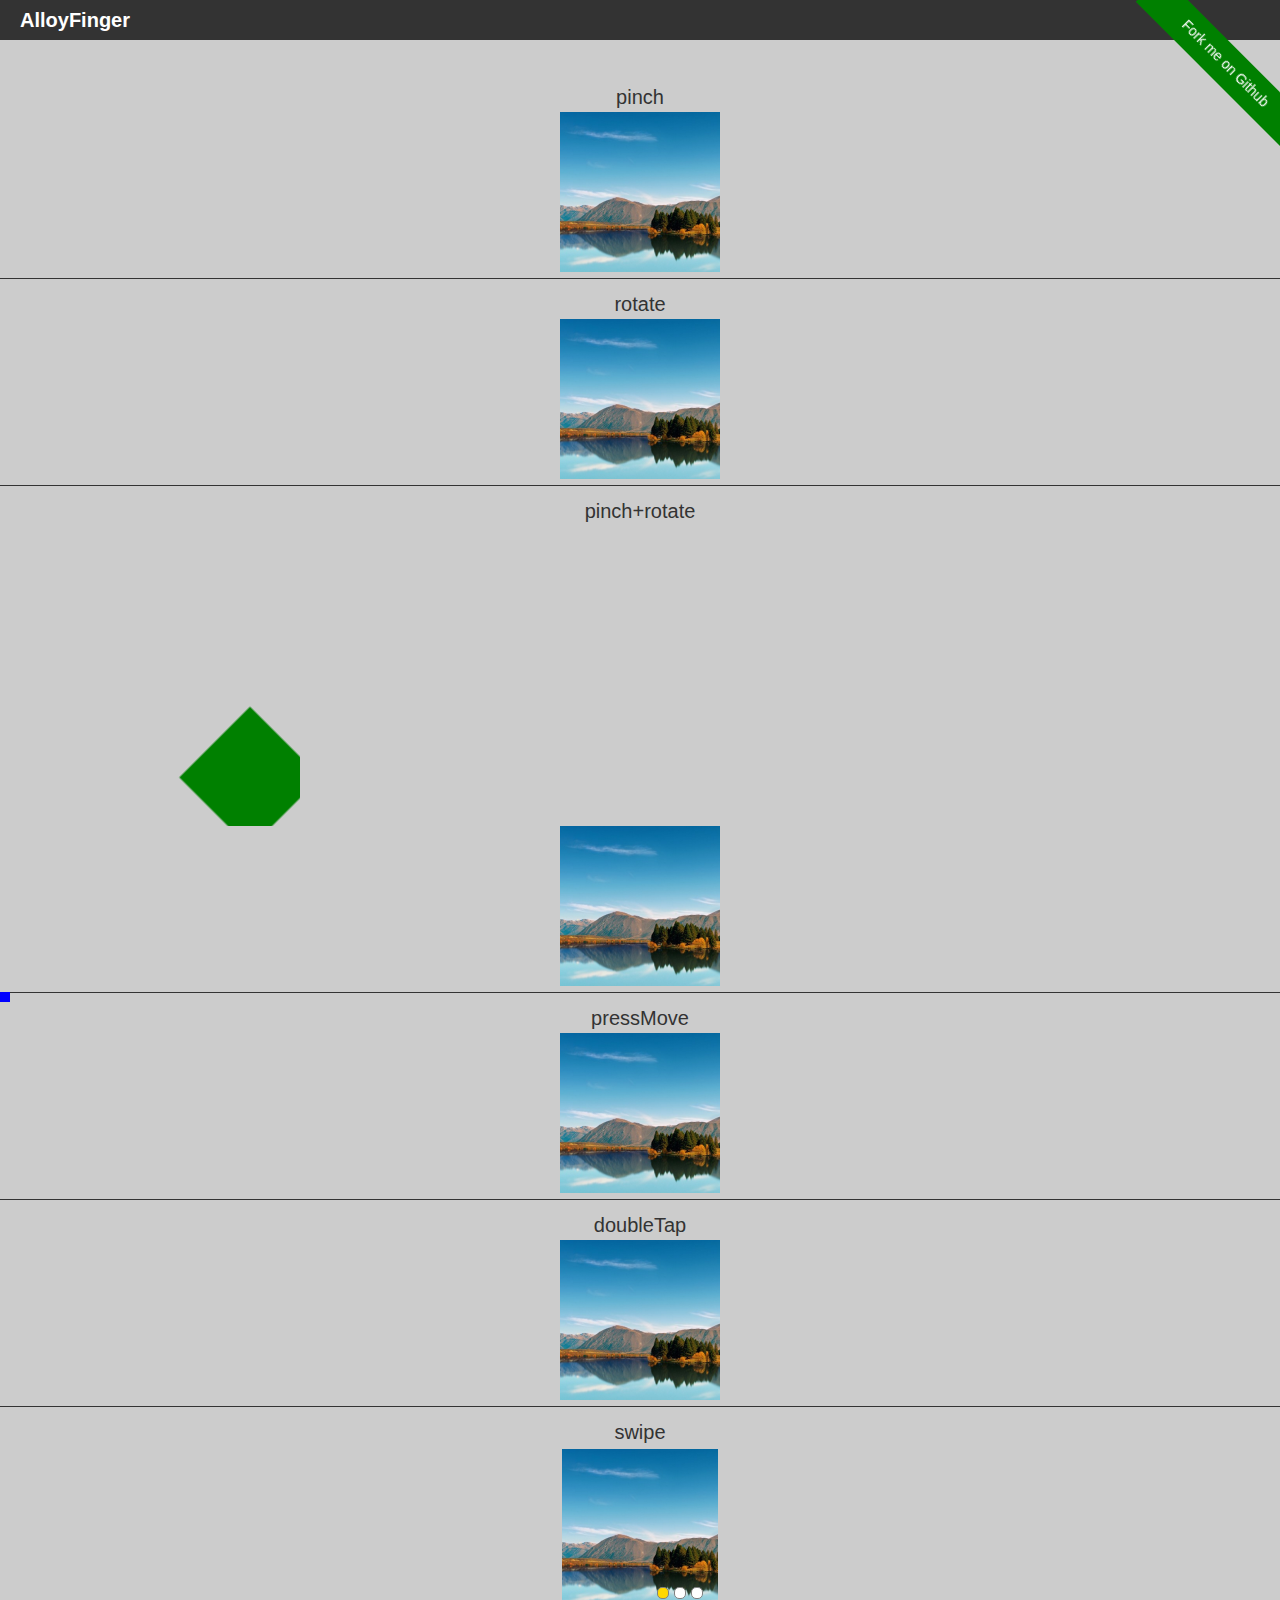
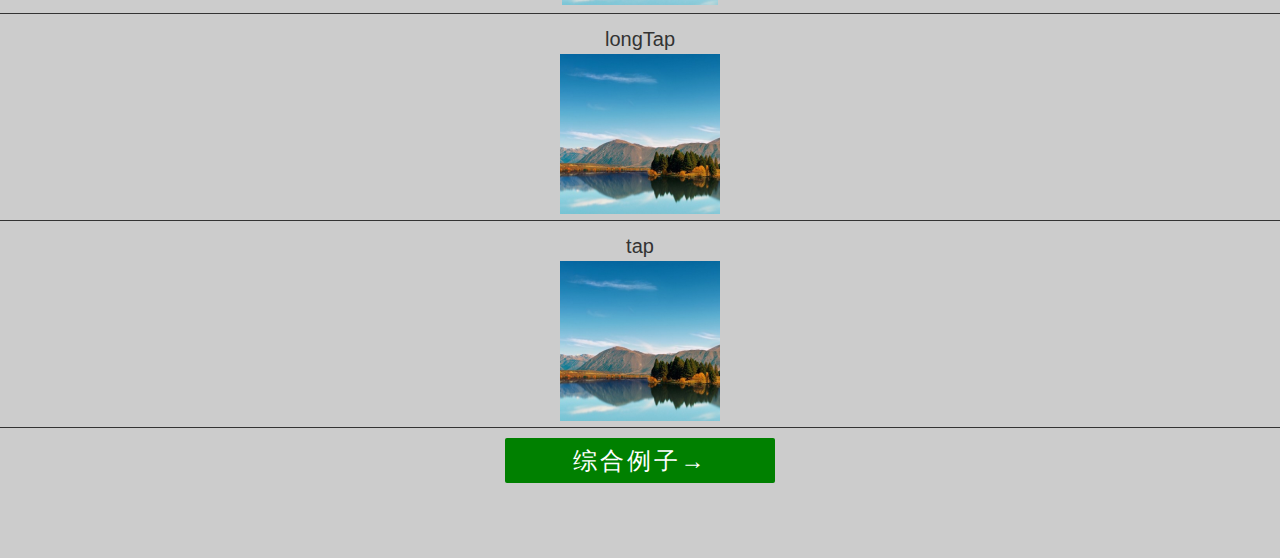
<file: AlloyFinger/index.html>
<!DOCTYPE html>
<html>

<head lang="en">
    <meta charset="UTF-8">
    <title>AlloyFinger</title>
    <meta name="viewport" content="width=device-width,minimum-scale=1.0,maximum-scale=1.0,user-scalable=no" />
    <style>
        html,
        body {
            margin: 0;
            padding: 0;
            border: 0;
            background-color: #ccc;
            text-align: center;
            font: 14px / 1.5 "Helvetica Neue", Helvetica, Arial, "Microsoft Yahei", "Hiragino Sans GB", "Heiti SC", "WenQuanYi Micro Hei", sans-serif;
        }

        .header {
            background-color: #333;
            height: 40px;
            color: white;
            text-align: left;
            text-indent: 20px;
            font-weight: bold;
            font-size: 20px;
            line-height: 40px;
        }

        .title {
            height: 30px;
            color: #333333;
            font-size: 20px;
            line-height: 30px;
        }

        .example img {
            width: 160px;
        }

        .imgBox {
            margin-bottom: 10px;
            border-bottom: 1px solid #333333;
        }

        .swipeBox {
            height: 160px;
            width: 160px;
            margin: 0 auto;
            overflow: hidden;
            font-size: 0;
            position: relative;
            border: 2px solid #ccc;
            box-sizing: border-box;
        }

        .scroll {
            width: 480px;
            height: 160px;
            white-space: nowrap;
        }

        .nuclear-nav {
            position: absolute;
            bottom: 6px;
            right: 10px;
        }

        .nuclear-nav a {
            display: inline-block;
            background-color: white;
            cursor: pointer;
            width: 10px;
            height: 10px;
            -moz-border-radius: 5px;
            -webkit-border-radius: 5px;
            border-radius: 5px;
            margin-right: 5px;
            border: 1px solid #808080;
        }

        .nuclear-nav a.active {
            background-color: #ffd800;
        }

        .longTapBox {
            position: relative;
            margin: 0 auto;
            width: 160px;
            height: 160px;
            overflow: hidden;
            -webkit-user-select: none;
            -webkit-user-drag: none;
            -webkit-touch-callout: none;
            user-select: none;
            user-drag: none;
            touch-callout: none;
            -webkit-tap-highlight-color: rgba(0, 0, 0, 0);
        }

        .longTapBox img {
            pointer-events: none;

        }

        .overlay2,
        .overlay {
            background-color: rgba(70, 70, 70, 0.8);
            position: absolute;
            top: 0;
            left: 0;
            width: 160px;
            height: 160px;

            display: none;
        }

        .overlay2 img,
        .overlay img {
            width: 40px;
            height: 40px;
            position: absolute;
            top: 60px;
            left: 60px;
        }

        .pb6 {
            padding-bottom: 6px;
        }

        .ribbon {
            top: 3.2em;
            right: -3.7em;
            -webkit-transform: rotate(45deg);
            -moz-transform: rotate(45deg);
            -ms-transform: rotate(45deg);
            -o-transform: rotate(45deg);
            transform: rotate(45deg);
            color: #fff;
            display: block;
            padding: .6em 3.5em;
            position: fixed;
            text-align: center;
            text-decoration: none;
            -webkit-user-select: none;
            -moz-user-select: none;
            -ms-user-select: none;
            user-select: none;
            background-color: green;
            z-index: 10000;
        }

        .btn {
            letter-spacing: 3px;
            display: inline-block;

            color: white;
            width: 270px;
            height: 45px;
            font-size: 24px;
            line-height: 45px;
            background-color: green;
            -moz-border-radius: 2px;
            -webkit-border-radius: 2px;
            border-radius: 2px;
            text-decoration: none;

        }

        .footer {
            height: 120px;
        }

        .linkCanvasBox {
            margin-top: 10px;
        }

        .linkCanvasBox .btn {
            font-size: 16px;

        }

        #point {
            position: absolute;
            background-color: #00f;
            width: 10px;
            height: 10px;
        }
    </style>
</head>

<body>
    <a href="https://github.com/AlloyTeam/AlloyFinger" class="ribbon">Fork me on Github</a>
    <div class="header">AlloyFinger</div>
    <div class="example">
        <br><br>

        <div class="title">pinch</div>
        <div class="imgBox">
            <img id="pinchImg" src="asset/test.png" />
        </div>
        <div class="title">rotate</div>
        <div class="imgBox">
            <img id="rotateImg" src="asset/test.png" />
        </div>
        <div class="title">pinch+rotate</div>
        <div class="imgBox">
            <div id="pinchRotateImg">

            <div id="inner">

                <canvas id="canvas"></canvas>
                <img id="img" src="asset/test.png" />
                <div id="point"></div>

            </div>

            </div>
        </div>
        <div class="title">pressMove</div>
        <div class="imgBox">
            <img id="pressMoveImg" src="asset/test.png" />
        </div>
        <div class="title">doubleTap</div>
        <div class="imgBox">
            <img id="doubleTapImg" src="asset/test.png" />
        </div>
        <div class="title">swipe</div>
        <div class="imgBox pb6">
            <div class="swipeBox">
                <div class="scroll" id="swipeScroll">
                    <img src="asset/test.png" /> <img src="asset/test2.png" /> <img src="asset/test3.png" />
                </div>
                <div class="nuclear-nav">
                    <a data-index="0" class="active"></a>
                    <a data-index="1" class=" "></a>
                    <a data-index="2" class=" "></a>
                </div>
            </div>
        </div>
        <div class="title">longTap</div>
        <div class="imgBox pb6">
            <div class=" longTapBox" id="longTapBox">
                <img id="longTapImg" src="asset/test.png" />
                <div class="overlay" id="overlay">
                    <img src="asset/yes.png" />
                </div>
            </div>
        </div>

        <div class="title">tap</div>
        <div class="imgBox pb6">
            <div class=" longTapBox" id="tapBox">
                <img src="asset/test.png" />
                <div class="overlay2" id="overlay2">
                    <img src="asset/yes.png" />
                </div>
            </div>
        </div>
    </div>
    <div class="footer">
        <div> <a class="btn" href="http://alloyteam.github.io/AlloyFinger/example/picture/">综合例子→</a></div>
    </div>
    <script src="asset/transform.js"></script>
    <script src="alloy_finger.js"></script>
    <script src="asset/to.js"></script>
    <script src="lib/fabric.js"></script>

    <script>
        const canvasDiv = document.getElementById('canvasDiv')
        const canvas = this.__canvas = new fabric.Canvas('canvas');

        // var imageObj = new Image();
        // imageObj.src = document.getElementById('pinchImg').src;
        // fabric.Image.fromURL(imageObj.src, (img) => {
        //     img.set({
        //         left: 0,
        //         top: 0
        //     });
        //     canvas.add(img);
          
        // });
        canvas.setWidth(300)
            canvas.setHeight(300)

        function addCircleToCanvas(correctedClick) {
            var circle = new fabric.Circle({
                radius: 3,
                fill: 'red',
                left: correctedClick.x,
                top: correctedClick.y
            });
            // console.log('circle added: ', circle)
            canvas.add(circle);
            canvas.renderAll();
        }



        // get the bounding box of the canvas
        var boundingBox = canvas.getElement().getBoundingClientRect();

        // log the bounding box dimensions
        console.log('Left:', boundingBox.left);
        console.log('Top:', boundingBox.top);
        console.log('Width:', boundingBox.width);
        console.log('Height:', boundingBox.height);
        //fabric.Object.prototype.transparentCorners = false;

        // var red = new fabric.Rect({
        //     id: 1,
        //     left: 100,
        //     top: 50,
        //     width: 100,
        //     height: 100,
        //     fill: 'red',
        //     angle: 0,
        //     padding: 10
        // });
        // canvas.add(red);

        var green = new fabric.Rect({
            id: 2,
            left: 250,
            top: 180,
            width: 100,
            height: 100,
            fill: 'green',
            angle: 45,
            padding: 10
        });
        canvas.add(green);

    </script>



    <script>
        var pinchImg = document.getElementById("pinchImg");
        Transform(pinchImg);
        var initScale = 1;
        new AlloyFinger(pinchImg, {
            multipointStart: function () {
                initScale = pinchImg.scaleX;
            },
            pinch: function (evt) {
                pinchImg.scaleX = pinchImg.scaleY = initScale * evt.zoom;
            }
        });

        // UI event to transfrom - mouseclick x y
        let screenX = 0;
        let screenY = 0;
        window.addEventListener("scroll", function (e) {
            screenX = window.screenX
            screenY = window.scrollY;
        });
        var boundingBox = canvas.getElement().getBoundingClientRect();

        // log the bounding box dimensions
        console.log('Left:', boundingBox.left);
        console.log('Top:', boundingBox.top);
        console.log('Width:', boundingBox.width);
        console.log('Height:', boundingBox.height);




        ////////////////////
        var rotated = document.getElementById("pinchRotateImg");
        var inRotated = document.getElementById("inner");
        var point = document.getElementById("point");

        var tapX = 0;
        var tapY = 0;

        // handle click events
        inRotated.addEventListener('mousedown', handleStart);
        inRotated.addEventListener('mousemove', handleMove);
        inRotated.addEventListener('mouseup', handleEnd);

        // handle touch events
        inRotated.addEventListener('touchstart', handleStart);
        inRotated.addEventListener('touchmove', handleMove);
        inRotated.addEventListener('touchend', handleEnd);

        function handleStart(e) {
            e.preventDefault();
            if (e.type === 'mousedown') {
                tapX = e.clientX;
                tapY = e.clientY;
            } else if (e.type === 'touchstart') {
                tapX = e.touches[0].clientX;
                tapY = e.touches[0].clientY;
            }
            // tapX*=0.5
            // tapY*=0.5

            let correctedClick = getCorrectedClickForDivInRotatedDiv(tapX, tapY, rotated, e);
            addCircleToCanvas(correctedClick);
        }

        function handleMove(e) {
            e.preventDefault();
            let correctedClick = getCorrectedClickForDivInRotatedDiv(tapX, tapY, rotated, e);
            addCircleToCanvas(correctedClick);
            if (e.type === 'mousemove') {
                inRotated.style.left = correctedClick.x + 'px';
                inRotated.style.top = correctedClick.y + 'px';
                point.style.left = e.clientX + 'px';
                point.style.top = e.clientY + 'px';
            } else if (e.type === 'touchmove') {
                inRotated.style.left = correctedClick.x + 'px';
                inRotated.style.top = correctedClick.y + 'px';
                point.style.left = e.touches[0].clientX + 'px';
                point.style.top = e.touches[0].clientY + 'px';
            }
        }

        function handleEnd(e) {
            e.preventDefault();
            point.style.display = 'none';
        }

        function getRotationAngle(element) {
            var matrix = getComputedStyle(element, null).transform.split("(")[1].split(")")[0].split(",");
            var sin = parseFloat(matrix[0]);
            var cos = parseFloat(matrix[1]);
            var angle = Math.atan2(cos, sin) * (180 / Math.PI);
            return angle;
        }


        function getCorrectedClickForDivInRotatedDiv(currTapX, currTapY, rotatedDiv, e) {
            var angle = getRotationAngle(rotatedDiv);

            var offsetX, offsetY;
            var eX, eY
            if (e.clientX && e.clientY) {
                // Mouse event
                offsetX = e.clientX - currTapX;
                offsetY = e.clientY - currTapY;
                eX=e.clientX;
                eY=e.clientY;
            } else if (e.touches[0].clientX && e.touches[0].clientY) {
                // Touch event
                offsetX = e.touches[0].clientX - currTapX;
                offsetY = e.touches[0].clientY - currTapY;
                eX=e.touches[0].clientX;
                eY=e.touches[0].clientY;
            }
            

            var rad = angle * (Math.PI / 180);
            var x = offsetX * Math.cos(rad) + offsetY * Math.sin(rad);
            var y = -offsetX * Math.sin(rad) + offsetY * Math.cos(rad);

            var finalX = rotatedDiv.offsetWidth/2 + x;
            var finalY = rotatedDiv.offsetHeight/2 + y;

            // console.table({
            //     currTapX,
            //     currTapY,
            //     // "offsetX": offsetX,
            //     // "offsetY": offsetY,
            //     "e.clientX": eX,
            //     "e.clientY": eY,
            //     finalX,
            //     finalY,
            // });

            return {
                x: finalX,
                y: finalY,
            };
        }

        //////////////////////












        // document.addEventListener('touchstart', getClickPoint)

        // function getClickPoint(event) {
        //     var clickX, clickY;
        //     if (event.type === 'mousedown' || event.type === 'mouseup' || event.type === 'mousemove') {
        //         clickX = event.offsetX;
        //         clickY = event.offsetY;
        //     } else if (event.type === 'touchstart' || event.type === 'touchend' || event.type === 'touchmove') {
        //         var touch = event.touches[0] || event.changedTouches[0];
        //         clickX = Math.round(touch.pageX - boundingBox.left - screenX);
        //         clickY = Math.round(touch.pageY - boundingBox.top - screenY);
        //         console.log("clickX", clickX)
        //         console.log("clickY", clickY)

        //         var img = document.getElementById("pinchRotateImg");
        //         var centerX = img.offsetLeft + img.offsetWidth / 2;
        //         var centerY = img.offsetTop + img.offsetHeight / 2;

        //         var dx = clickX - centerX;
        //         var dy = clickY - centerY;
        //         var distance = Math.sqrt(dx * dx + dy * dy) * pinchRotateImg.scaleX; // consider zoom

        //         var angle = Math.atan2(dy, dx);

        //         var rotatedAngle = angle - pinchRotateImg.rotateZ * Math.PI / 180; // convert degrees to radians
        //         var rotatedX = centerX + distance * Math.cos(rotatedAngle);
        //         var rotatedY = centerY + distance * Math.sin(rotatedAngle);
        //     }
        //     console.log("getClickPoint", { x: rotatedX, y: rotatedY })
        //     return { x: rotatedX, y: rotatedY };
        // }



        var rotateImg = document.getElementById("rotateImg");
        Transform(rotateImg);
        new AlloyFinger(rotateImg, {
            rotate: function (evt) {
                rotateImg.rotateZ += evt.angle;
            }
        });

        var pinchRotateImg = document.getElementById("pinchRotateImg");
        Transform(pinchRotateImg);
        new AlloyFinger(pinchRotateImg, {
            rotate: function (evt) {
                pinchRotateImg.rotateZ += evt.angle;
                console.log('rotating....')
            },
            multipointStart: function () {
                initScale = pinchRotateImg.scaleX;
            },
            pinch: function (evt) {
                pinchRotateImg.scaleX = pinchRotateImg.scaleY = initScale * evt.zoom;
            }
        });

        var pressMoveImg = document.getElementById("pressMoveImg");
        Transform(pressMoveImg);
        new AlloyFinger(pressMoveImg, {
            pressMove: function (evt) {
                pressMoveImg.translateX += evt.deltaX;
                pressMoveImg.translateY += evt.deltaY;
                evt.preventDefault();
            }
        });

        function ease(x) {
            return Math.sqrt(1 - Math.pow(x - 1, 2));
        }
        var doubleTapImg = document.getElementById("doubleTapImg");
        Transform(doubleTapImg);
        new AlloyFinger(doubleTapImg, {
            doubleTap: function () {
                if (doubleTapImg.scaleX === 1) {
                    new To(doubleTapImg, "scaleX", 2, 500, ease);
                    new To(doubleTapImg, "scaleY", 2, 500, ease);
                } else if (doubleTapImg.scaleX === 2) {
                    new To(doubleTapImg, "scaleX", 1, 500, ease);
                    new To(doubleTapImg, "scaleY", 1, 500, ease);
                }

            }
        });

        var swipeScroll = document.getElementById("swipeScroll"),
            currentIndex = 0;
        Transform(swipeScroll);
        function activeNav(index) {
            var items = document.querySelectorAll(".nuclear-nav a"),
                i = 0,
                len = items.length;
            for (; i < len; i++) {
                if (i === index) {
                    items[i].classList.add("active");
                } else {
                    items[i].classList.remove("active");
                }
            }
        }
        new AlloyFinger(swipeScroll, {
            touchMove: function (evt) {
                if (Math.abs(evt.deltaX) >= Math.abs(evt.deltaY)) {
                    evt.preventDefault();
                }
            },
            swipe: function (evt) {
                if (evt.direction === "Left") {
                    if (currentIndex < 2) {
                        currentIndex++;
                        new To(swipeScroll, "translateX", -160 * currentIndex, 500, ease, function () {
                            activeNav(currentIndex);
                        });
                    }
                } else if (evt.direction === "Right") {
                    if (currentIndex > 0) {
                        currentIndex--;
                        new To(swipeScroll, "translateX", -160 * currentIndex, 500, ease, function () {
                            activeNav(currentIndex);
                        });
                    }
                }
            }
        });

        var longTapBox = document.getElementById("longTapBox");
        Transform(longTapBox);
        var overlay = document.getElementById("overlay");
        new AlloyFinger(longTapBox, {
            longTap: function (evt) {
                evt.preventDefault();
                toggleDom(overlay);
            }
        });

        var tapBox = document.getElementById("tapBox");
        Transform(tapBox);
        var overlay2 = document.getElementById("overlay2");
        new AlloyFinger(tapBox, {
            tap: function () {
                toggleDom(overlay2);
            },
            singleTap: function () {
                console.log("singleTap")
            },
            doubleTap: function () {
                console.log("doubleTap")
            },
            pointStart: function () {
                console.log("pointStart")
            }
        });

        function toggleDom(dom) {
            var displayValue = window.getComputedStyle(dom, null)["display"];
            if (displayValue === "none") {
                dom.style.display = "block";
            } else {
                dom.style.display = "none";
            }
        }

    </script>
</body>

</html>
</file>
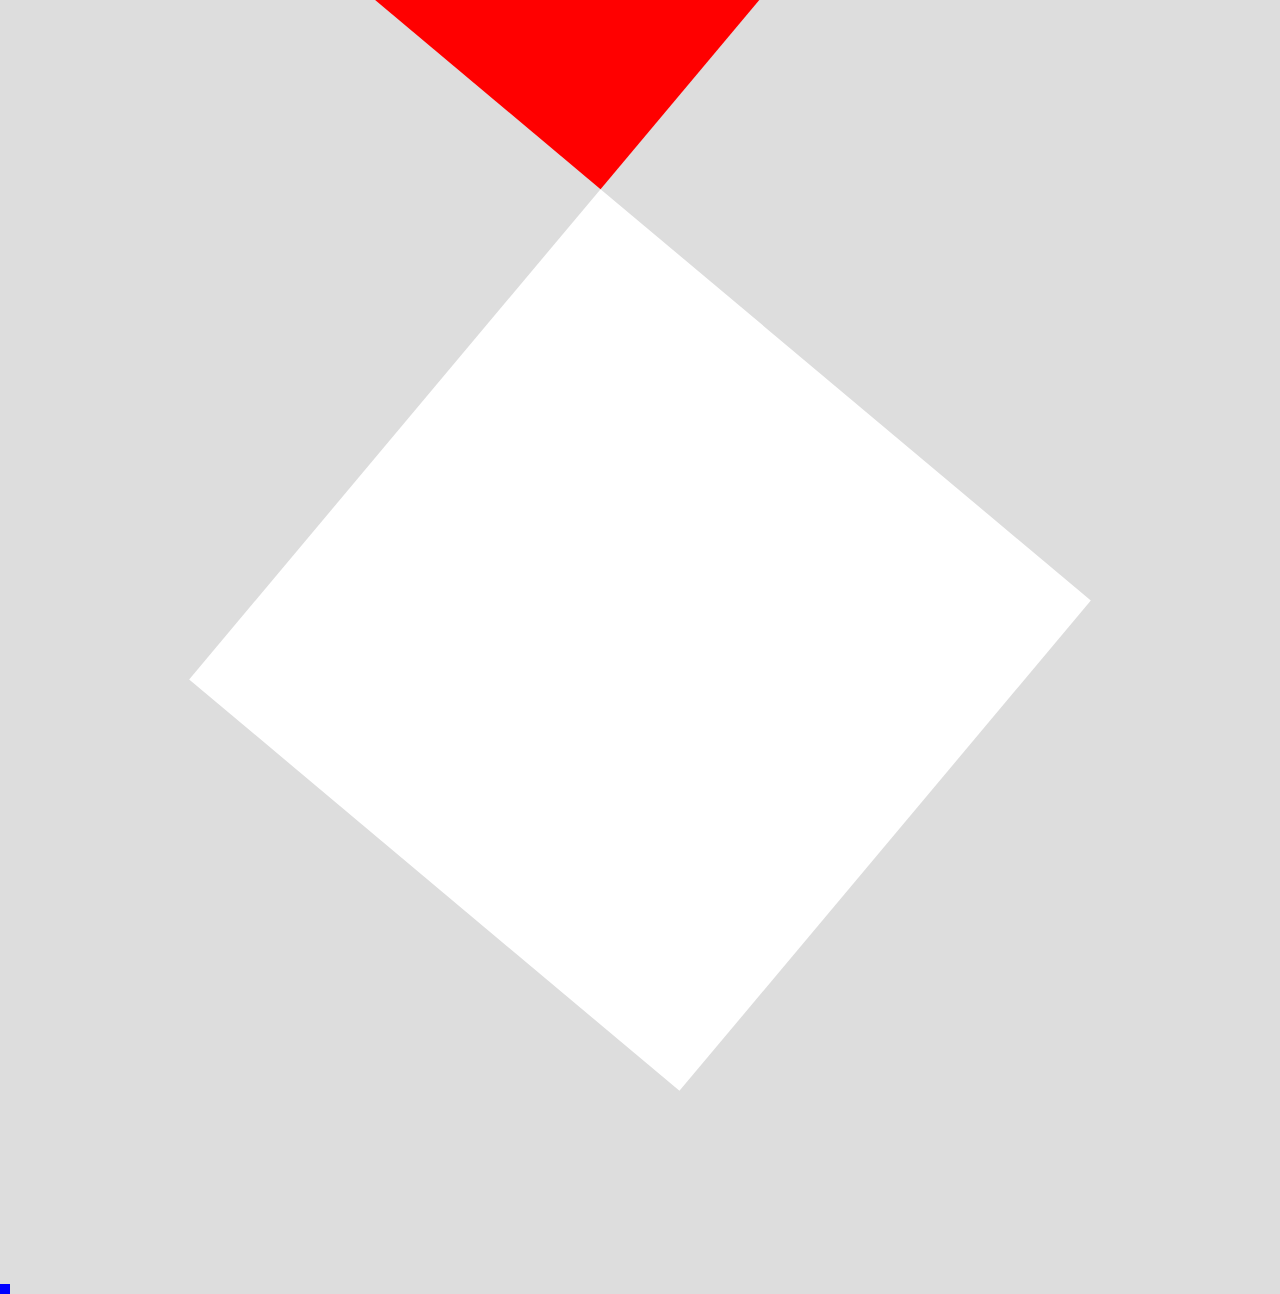
<file: divInsideRotatedOuterDiv/v2/index.html>
<!DOCTYPE html>
<html>

<head>
    <title>Draggable Inner Div inside Rotated Outer Div</title>
    <style>
        body {
            margin: 0;
            padding: 0;
            overflow: hidden;
            background-color: #ddd;
        }

        #outer {
            position: absolute;
            left: 50%;
            top: 50%;
            transform: rotate(40deg);
            transform-origin: center center;
            background-color: #fff;
            width: 200px;
            height: 200px;
            margin-left: -100px;
            margin-top: -100px;
        }

        #inner {
            position: absolute;
            left: 50%;
            top: 50%;
            transform: translate(-50%, -50%);
            background-color: #f00;
            width: 100px;
            height: 100px;
            cursor: move;
        }

        #point {
            position: absolute;
            background-color: #00f;
            width: 10px;
            height: 10px;
        }
    </style>
</head>

<body>
    <!-- <div id="outer">
        <div id="inner"></div>
    </div> -->

    <svg viewBox="0 0 200 200">
		<g id="outer">
			<rect x="0" y="0" width="200" height="200" fill="none" />
			<g>
				<g transform="translate(100,100)">
					<rect x="-50" y="-50" width="100" height="100" fill="#fff" />
					<g id="inner">
						<rect x="-50" y="-50" width="100" height="100" fill="#f00" />
					</g>
				</g>
			</g>
		</g>
	</svg>

    
    <div id="point"></div>

    <script>
        function getCorrectedMousePosition(event) {
            var outer = document.getElementById("outer");
            var inner = document.getElementById("inner");
            var point = document.getElementById("point");

            // Get the local transform matrix of the inner element
            var innerMatrix = inner.getCTM();

            // Get the global transform matrix of the outer element by traversing the DOM tree
            var outerMatrix = outer.getCTM();
            var current = outer;
            while (current = current.parentNode) {
                if (current.nodeType == 1 && current.getAttribute("transform")) {
                    outerMatrix = current.getCTM().multiply(outerMatrix);
                }
            }

            // Invert the global transform matrix to get the correction matrix
            var correctionMatrix = outerMatrix.inverse();

            // Get the mouse position and apply the correction matrix
            var mouse = point.ownerSVGElement.createSVGPoint();
            mouse.x = event.clientX;
            mouse.y = event.clientY;
            mouse = mouse.matrixTransform(correctionMatrix);

            return { x: mouse.x, y: mouse.y };
        }

        var inner = document.getElementById("inner");
        var point = document.getElementById("point");

        // Handle mouse down events on the inner element
        inner.addEventListener("mousedown", function (event) {
            event.preventDefault();

            // Get the initial mouse position
            var initialMousePosition = getCorrectedMousePosition(event);


            // Handle mouse move events on the document
            function handleMouseMove(event) {
                // Get the current mouse position
                var currentMousePosition = getCorrectedMousePosition(event);

                // Calculate the position delta
                var deltaX = currentMousePosition.x - initialMousePosition.x;
                var deltaY = currentMousePosition.y - initialMousePosition.y;

                // Update the position of the inner element
                inner.style.left = (parseFloat(inner.style.left) || 0) + deltaX + "px";
                inner.style.top = (parseFloat(inner.style.top) || 0) + deltaY + "px";

                // Update the position of the point element
                point.style.left = currentMousePosition.x - 5 + "px";
                point.style.top = currentMousePosition.y - 5 + "px";

                // Update the initial mouse position
                initialMousePosition = currentMousePosition;
            }

            // Handle mouse up events on the document
            function handleMouseUp(event) {
                // Remove the mouse move and mouse up event listeners
                document.removeEventListener("mousemove", handleMouseMove);
                document.removeEventListener("mouseup", handleMouseUp);
            }

            // Add the mouse move and mouse up event listeners to the document
            document.addEventListener("mousemove", handleMouseMove);
            document.addEventListener("mouseup", handleMouseUp);
        });

    </script>
</body>

</html>
</file>
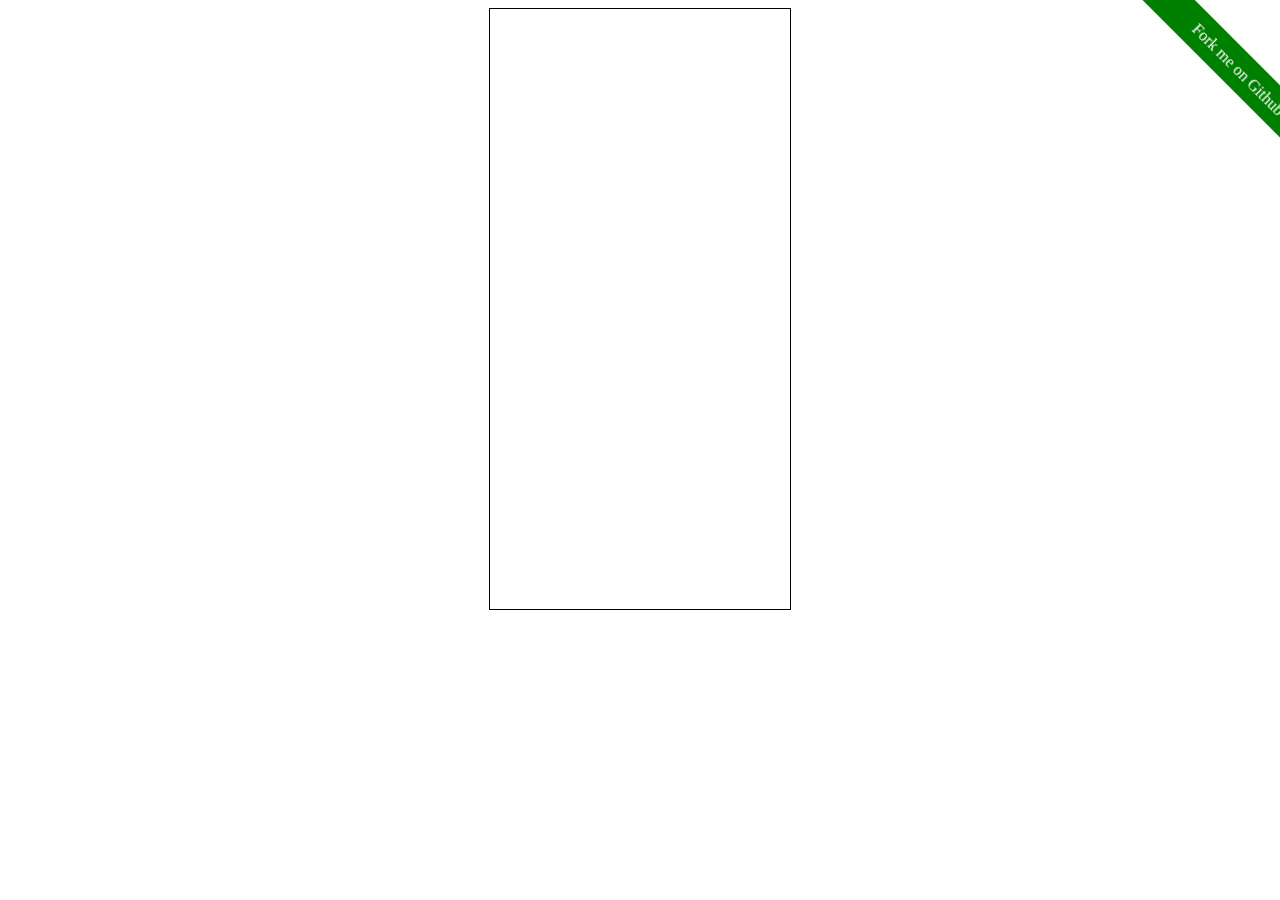
<file: AlloyFinger/example/canvas/index.html>
<!DOCTYPE html>
<html>
<head>
    <meta charset="utf-8">
    <title>Canvas+AlloyFinger</title>
    <meta name="viewport" content="width=device-width,minimum-scale=1.0,maximum-scale=1.0,user-scalable=no"/>
    <style>
        .ribbon {
            top: 3.2em;
            right: -4.7em;
            -webkit-transform: rotate(45deg);
            -moz-transform: rotate(45deg);
            -ms-transform: rotate(45deg);
            -o-transform: rotate(45deg);
            transform: rotate(45deg);
            color:#fff;
            display: block;
            padding: .6em 3.5em;
            position: fixed;
            text-align: center;
            text-decoration: none;
            -webkit-user-select: none;
            -moz-user-select: none;
            -ms-user-select: none;
            user-select: none;
            background-color: green;
            z-index: 10000;
        }
    </style>
</head>
<body>
<a href="https://github.com/AlloyTeam/AlloyFinger" class="ribbon">Fork me on Github</a>
<script src="../../asset/alloy_paper.js"></script>
<script src="../../alloy_finger.js"></script>
<div style="text-align: center;"><canvas id="ourCanvas" width="300" height="600" style="border: 1px solid black;"></canvas></div>

<script>

    ;(function (AlloyPaper) {
        console.log("started")
        var Stage = AlloyPaper.Stage, Bitmap = AlloyPaper.Bitmap,Loader=AlloyPaper.Loader;

        var stage = new Stage("#ourCanvas");
        stage.autoUpdate=false;
        var ld = new Loader();
        ld.loadRes([
            { id: "test", src: "../../asset/test.png" },
            { id: "test2", src: "../../asset/test2.png" }
        ]);
        ld.complete(function () {
            var bmp = new Bitmap(ld.get("test"));
            bmp.originX = 0.5;
            bmp.originY = 0.5;
            bmp.x = stage.width / 2;
            bmp.y =150;
            stage.add(bmp);

            var bmp2 = new Bitmap(ld.get("test2"));
            bmp2.originX = 0.5;
            bmp2.originY = 0.5;
            bmp2.x = stage.width / 2;
            bmp2.y =450;
            stage.add(bmp2);

            stage.update();

            var initScale = 1;
            new AlloyFinger(bmp, {
                multipointStart: function () {
                    initScale = bmp.scaleX;
                },
                rotate: function (evt) {
                    bmp.rotation += evt.angle;
                    stage.update();
                },
                pinch: function (evt) {
                    bmp.scaleX = bmp.scaleY = initScale * evt.scale;
                    stage.update();
                },
                pressMove: function (evt) {
                    bmp.x += evt.deltaX;
                    bmp.y += evt.deltaY;
                    evt.preventDefault();
                    stage.update();
                }

            });

            new AlloyFinger(bmp2, {
                multipointStart: function () {
                    initScale = bmp2.scaleX;
                },
                rotate: function (evt) {
                    bmp2.rotation += evt.angle;
                    stage.update();
                },
                pinch: function (evt) {
                    bmp2.scaleX = bmp2.scaleY = initScale * evt.scale;
                    stage.update();
                },
                pressMove: function (evt) {
                    bmp2.x += evt.deltaX;
                    bmp2.y += evt.deltaY;
                    evt.preventDefault();
                    stage.update();
                }

            });
        });


    })(AlloyPaper)



</script>
</body>
</html>
</file>
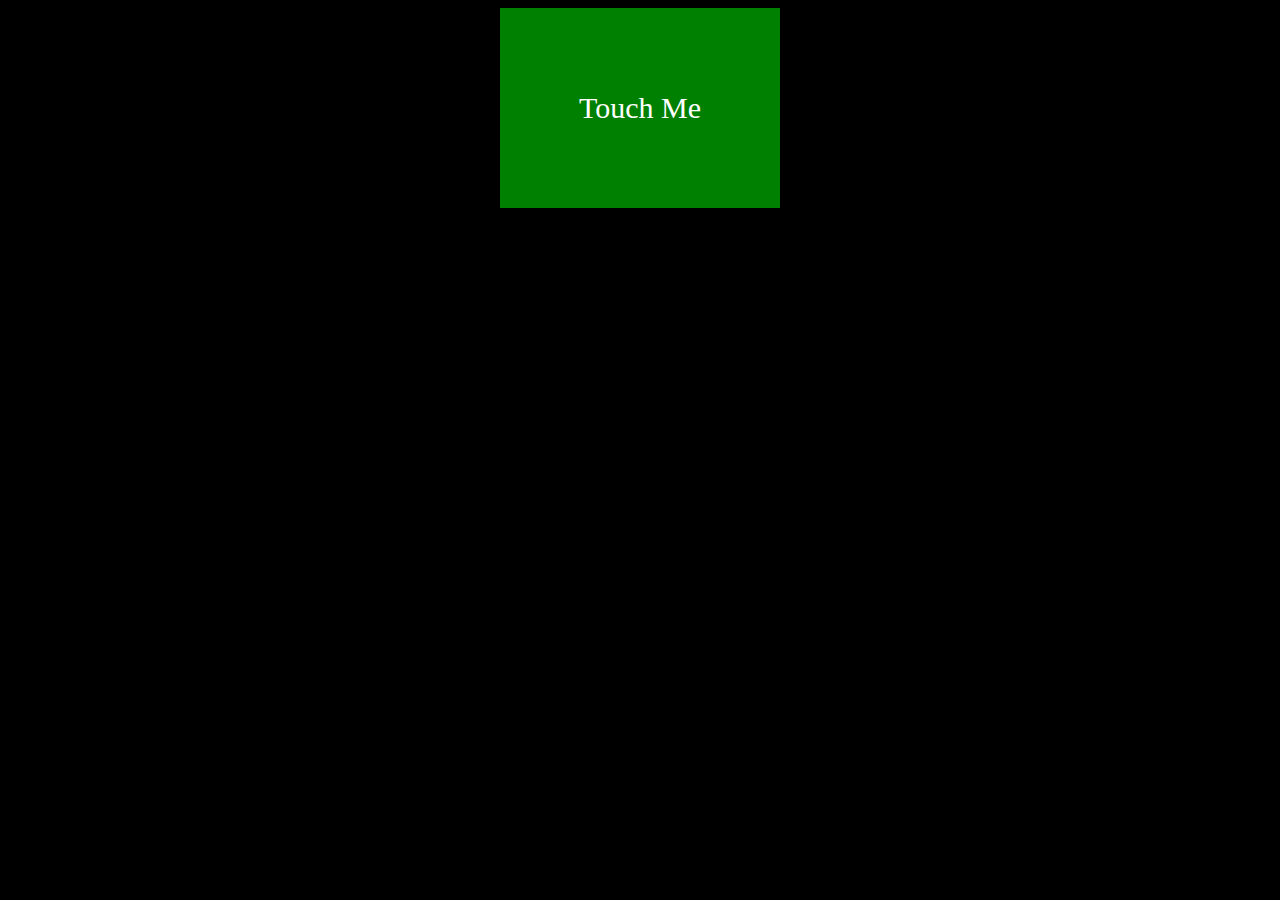
<file: AlloyFinger/example/destroy/index.html>
﻿<!DOCTYPE html>
<html>
<head>
    <title>Event Test</title>
    <meta name="viewport" content="width=device-width,minimum-scale=1.0,maximum-scale=1.0,user-scalable=no" />
    <style>
        #test {
            -webkit-tap-highlight-color: rgba(0,0,0,0);
            background-color: green;
        }

         
    </style>
</head>
<body style="text-align: center; font-family: Segoe UI Light,Segoe UI,Microsoft Jhenghei,Mirco Yahei,'sans-serif'; background-color: black; color: white;">
    <div id="test" style="width: 280px; height: 200px; margin: 0 auto; line-height: 200px; font-size: 30px;">Touch Me</div>
    <div id="result" style="font-size: 18px;"></div>
    <script src="../../alloy_finger.js"></script>
    <div>
        <script>

            var result = document.querySelector("#result"),
                testDiv = document.querySelector("#test"),
                html = "";

            var af = new AlloyFinger(testDiv, {
                touchStart: function () {
                    html = "";
                    html += "start<br/>";
                    result.innerHTML = html;
                 
                },
                touchEnd: function () {
                    html += "end<br/>";
                    result.innerHTML = html;
                 
                },
                tap: function () {
                    html += "tap<br/>";
                    result.innerHTML = html;
                }
            });

            var onLongTap = function() {
                html += "destroy<br/>";
                result.innerHTML = html;
                af = af.destroy();
            }

            af.on('longTap', onLongTap);
        </script>
    </div>
</body>
</html>
</file>
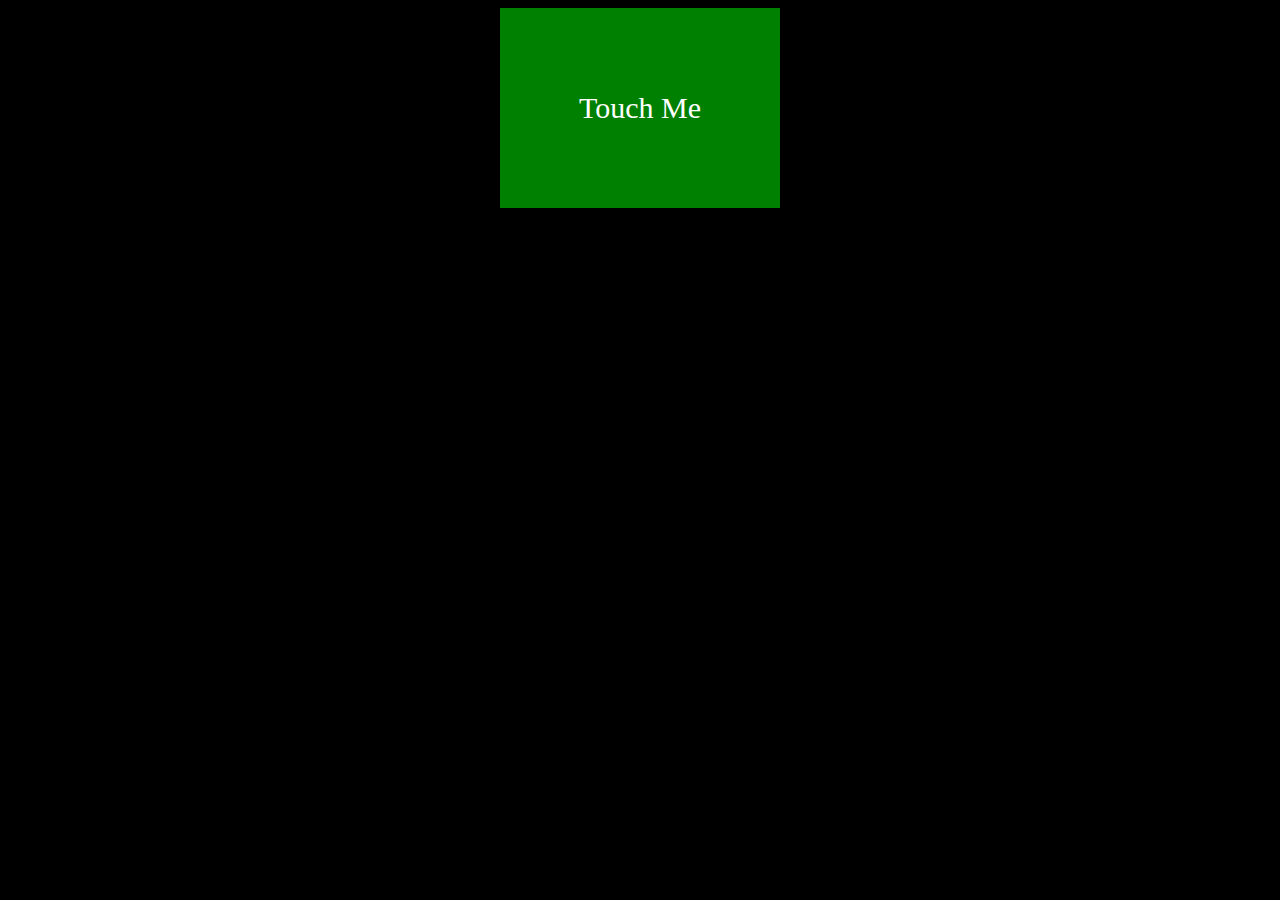
<file: AlloyFinger/example/on_off/index.html>
﻿<!DOCTYPE html>
<html>
<head>
    <title>Event Test</title>
    <meta name="viewport" content="width=device-width,minimum-scale=1.0,maximum-scale=1.0,user-scalable=no" />
    <style>
        #test {
            -webkit-tap-highlight-color: rgba(0,0,0,0);
            background-color: green;
        }

         
    </style>
</head>
<body style="text-align: center; font-family: Segoe UI Light,Segoe UI,Microsoft Jhenghei,Mirco Yahei,'sans-serif'; background-color: black; color: white;">
    <div id="test" style="width: 280px; height: 200px; margin: 0 auto; line-height: 200px; font-size: 30px;">Touch Me</div>
    <div id="result" style="font-size: 18px;"></div>
    <script src="../../alloy_finger.js"></script>
    <div>
        <script>

            var result = document.querySelector("#result"),
                testDiv = document.querySelector("#test"),
                html = "";

            var af = new AlloyFinger(testDiv, {
                touchStart: function () {
                    html = "";
                    html += "start<br/>";
                    result.innerHTML = html;
                 
                },
                touchEnd: function () {
                    html += "end<br/>";
                    result.innerHTML = html;
                 
                },
                tap: function () {
                    html += "tap<br/>";
                    result.innerHTML = html;
                }
            });

            var onLongTap = function() {
                html += "longTap<br/>";
                result.innerHTML = html;
            }

            af.on('longTap', onLongTap);

            af.on('doubleTap', function() {
                html += "doubleTap<br/>";
                result.innerHTML = html;

                af.off('longTap', onLongTap);
            });
        </script>
    </div>
</body>
</html>
</file>
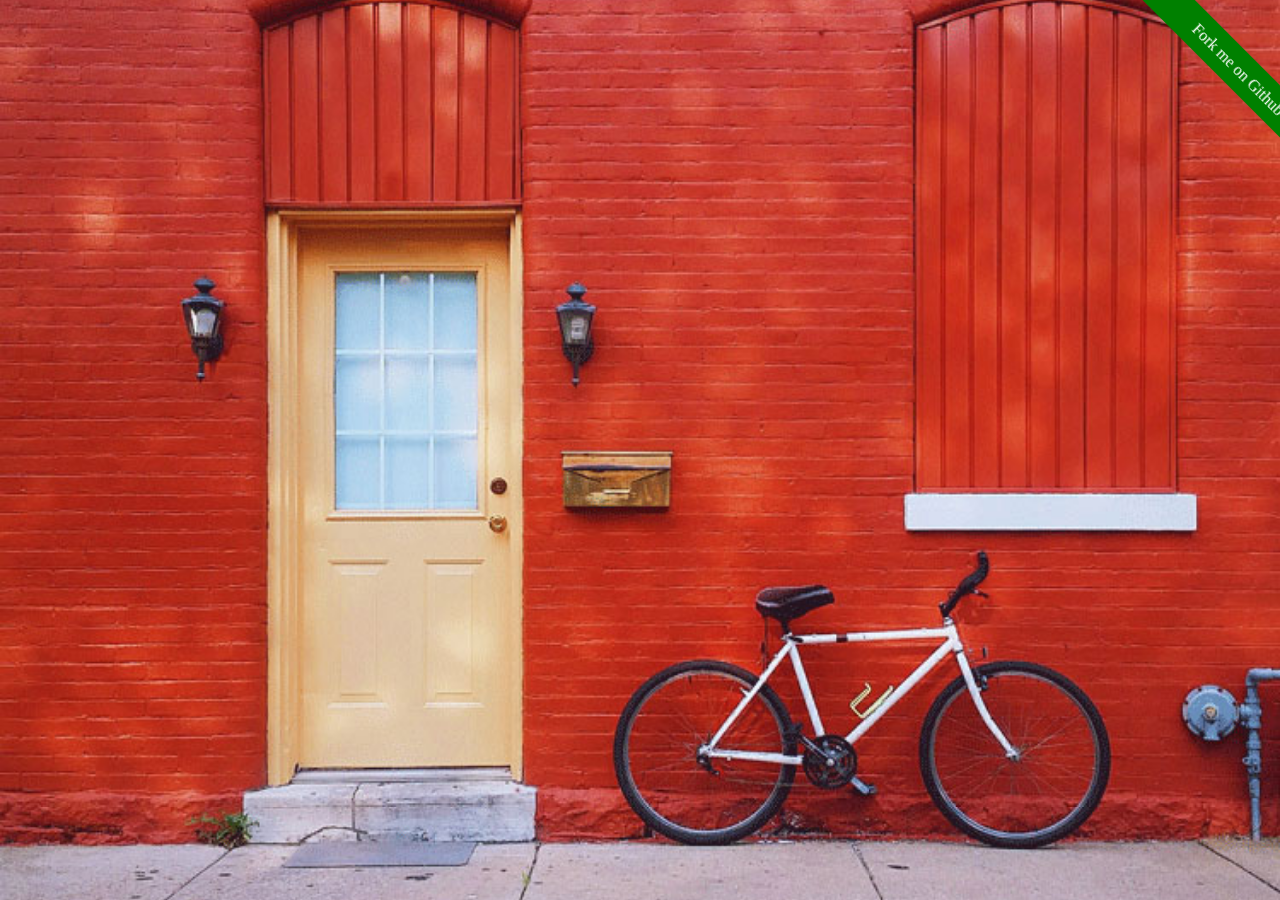
<file: AlloyFinger/example/picture/index.html>
﻿<!DOCTYPE html>
<html>
<head>
    <title>AlloyFinger</title>
    <meta name="viewport" content="width=device-width,minimum-scale=1.0,maximum-scale=1.0,user-scalable=no"/>
    <style>
        .ribbon {
            top: 3.2em;
            right: -4.7em;
            -webkit-transform: rotate(45deg);
            -moz-transform: rotate(45deg);
            -ms-transform: rotate(45deg);
            -o-transform: rotate(45deg);
            transform: rotate(45deg);
            color:#fff;
            display: block;
            padding: .6em 3.5em;
            position: fixed;
            text-align: center;
            text-decoration: none;
            -webkit-user-select: none;
            -moz-user-select: none;
            -ms-user-select: none;
            user-select: none;
            background-color: green;
            z-index: 10000;
        }
    </style>
</head>
<body>
    <a href="https://github.com/AlloyTeam/AlloyFinger" class="ribbon">Fork me on Github</a>
    <script src="../../asset/transform.js"></script>
    <script src="../../alloy_finger.js"></script>
    <script src="../../asset/image_loaded.js"></script>
    <script src="../../asset/to.js"></script>
    <div id="imgBox" style="position:fixed;width: 100%;height: 100%;left:0;top:0;
     background:black;display: none;">
        <img src="../../asset/cover.jpg" id="testImg" alt="" style="width: 100%;position: absolute; " />
    </div>

    <script>
        var topPx;
        imageLoaded("#testImg",function(w,h){
            document.querySelector("#imgBox").style.display="block";
            topPx=window.innerHeight/2-(h*window.innerWidth/w)/2;
            this.style.top=topPx+"px";
        });


        function ease(x) {
            return Math.sqrt(1 - Math.pow(x - 1, 2));
        }

        var el = document.getElementById("testImg");
        Transform(el);
        var initScale = 1;
        new AlloyFinger(el, {
            multipointStart: function () {
                To.stopAll();
                initScale = el.scaleX;
            },
            rotate: function (evt) {
                el.rotateZ += evt.angle;
            },
            pinch: function (evt) {
                el.scaleX = el.scaleY = initScale * evt.zoom;
            },
            multipointEnd: function () {
                To.stopAll();
                if (el.scaleX < 1) {

                    new To(el, "scaleX", 1, 500, ease);
                    new To(el, "scaleY", 1, 500, ease);
                }
                if (el.scaleX > 2) {

                    new To(el, "scaleX", 2, 500, ease);
                    new To(el, "scaleY", 2, 500, ease);
                }
                var rotation = el.rotateZ % 360;

                if (rotation < 0)rotation = 360 + rotation;
                el.rotateZ=rotation;

                if (rotation > 0 && rotation < 45) {
                    new To(el, "rotateZ", 0, 500, ease);
                } else if (rotation >= 315) {
                    new To(el, "rotateZ", 360, 500, ease);
                } else if (rotation >= 45 && rotation < 135) {
                    new To(el, "rotateZ", 90, 500, ease);
                } else if (rotation >= 135 && rotation < 225) {
                    new To(el, "rotateZ", 180, 500, ease);
                } else if (rotation >= 225 && rotation < 315) {
                    new To(el, "rotateZ", 270, 500, ease);
                }
            },
            pressMove: function (evt) {
                el.translateX += evt.deltaX;
                el.translateY += evt.deltaY;
                evt.preventDefault();
            },
            tap: function (evt) {
                //console.log(el.scaleX + "_" + el.scaleY + "_" + el.rotateZ + "_" + el.translateX + "_" + el.translateY);
                //console.log("tap");
            },
            doubleTap: function (evt) {
                To.stopAll();
                if (el.scaleX > 1.5) {

                    new To(el, "scaleX", 1, 500, ease);
                    new To(el, "scaleY", 1, 500, ease);
                    new To(el, "translateX", 0, 500, ease);
                    new To(el, "translateY", 0, 500, ease);
                } else {
                    var box = el.getBoundingClientRect();
                    var y = box.height - (( evt.changedTouches[0].pageY - topPx) * 2) - (box.height / 2 - ( evt.changedTouches[0].pageY - topPx));

                    var x = box.width - (( evt.changedTouches[0].pageX) * 2) - (box.width / 2 - ( evt.changedTouches[0].pageX));
                    new To(el, "scaleX", 2, 500, ease);
                    new To(el, "scaleY", 2, 500, ease);
                    new To(el, "translateX", x, 500, ease);
                    new To(el, "translateY", y, 500, ease);
                }
                //console.log("doubleTap");
            },
            longTap: function (evt) {
                //console.log("longTap");
            },
            swipe: function (evt) {
                //console.log("swipe" + evt.direction);
            }

        });

    </script>
</body>
</html>
</file>
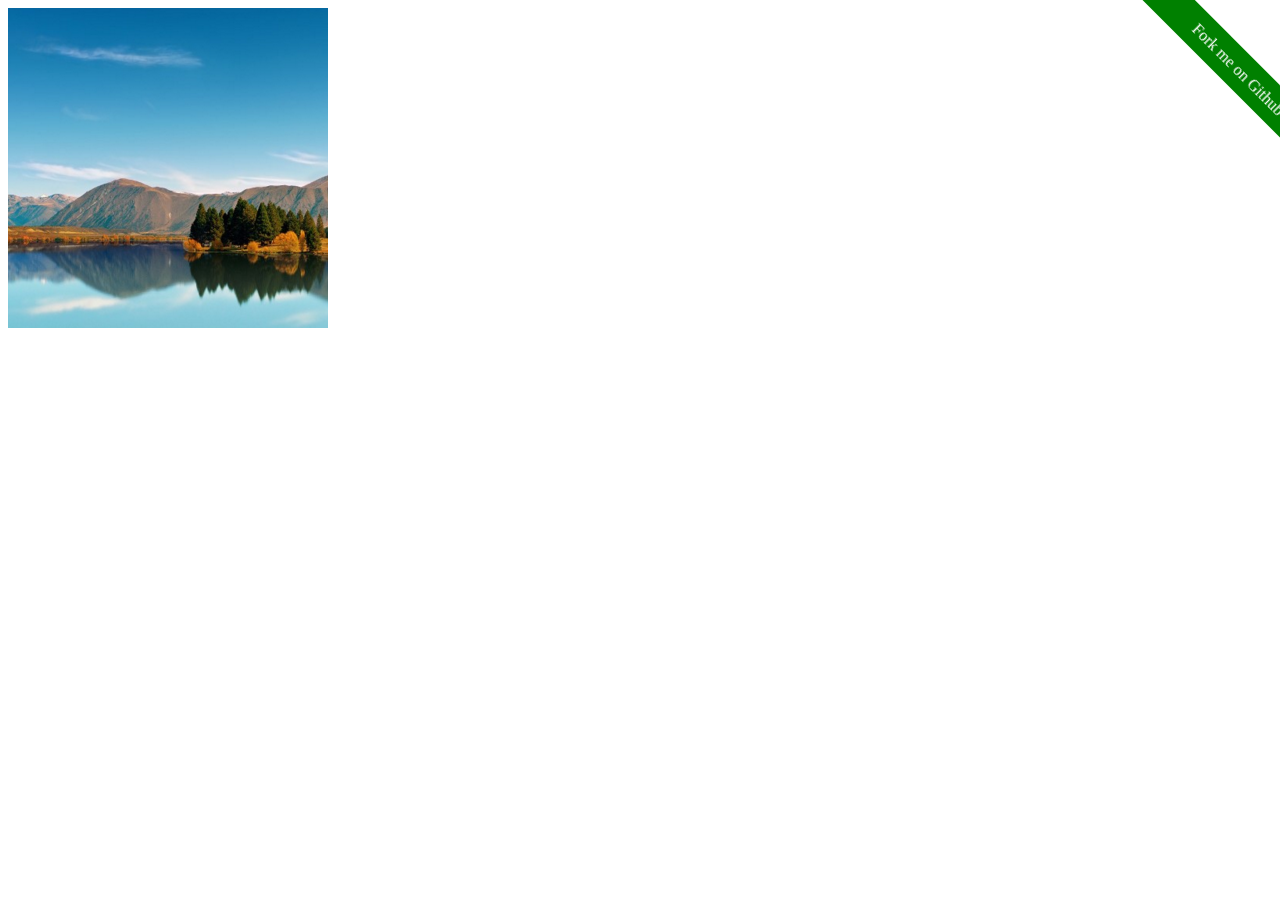
<file: AlloyFinger/example/simple/index.html>
﻿<!DOCTYPE html>
<html>
<head>
    <title></title>
    <meta name="viewport" content="width=device-width,minimum-scale=1.0,maximum-scale=1.0,user-scalable=no"/>
    <style>
        .ribbon {
            top: 3.2em;
            right: -4.7em;
            -webkit-transform: rotate(45deg);
            -moz-transform: rotate(45deg);
            -ms-transform: rotate(45deg);
            -o-transform: rotate(45deg);
            transform: rotate(45deg);
            color:#fff;
            display: block;
            padding: .6em 3.5em;
            position: fixed;
            text-align: center;
            text-decoration: none;
            -webkit-user-select: none;
            -moz-user-select: none;
            -ms-user-select: none;
            user-select: none;
            background-color: green;
            z-index: 10000;
        }
    </style>
</head>
<body>
    <a href="https://github.com/AlloyTeam/AlloyFinger" class="ribbon">Fork me on Github</a>
    <script src="../../asset/transform.js"></script>
    <script src="../../alloy_finger.js"></script>
    <img src="../../asset/test.png" id="testImg" alt="" />
    <script>

        var el = document.getElementById("testImg");
        Transform(el);
        var initScale = 1;
        var gesture = new AlloyFinger(el, {
            rotate: function (evt) {
                el.rotateZ += evt.angle;
            },
            pinchStart: function () {
                initScale = el.scaleX;
            },
            pinch: function (evt) {
                el.scaleX = el.scaleY = initScale * evt.zoom;
            },
            pressMove: function (evt) {
                el.translateX += evt.deltaX;
                el.translateY += evt.deltaY;
            },
            tap: function (evt) {
                //console.log(el.scaleX + "_" + el.scaleY + "_" + el.rotateZ + "_" + el.translateX + "_" + el.translateY);
                //console.log("tap");
            },
            doubleTap: function (evt) {
                //console.log("doubleTap");
            },
            longTap: function (evt) {
                //console.log("longTap");
            },
            swipe: function (evt) {
                //console.log("swipe" + evt.direction);
            }
            
        });

    </script>
</body>
</html>
</file>
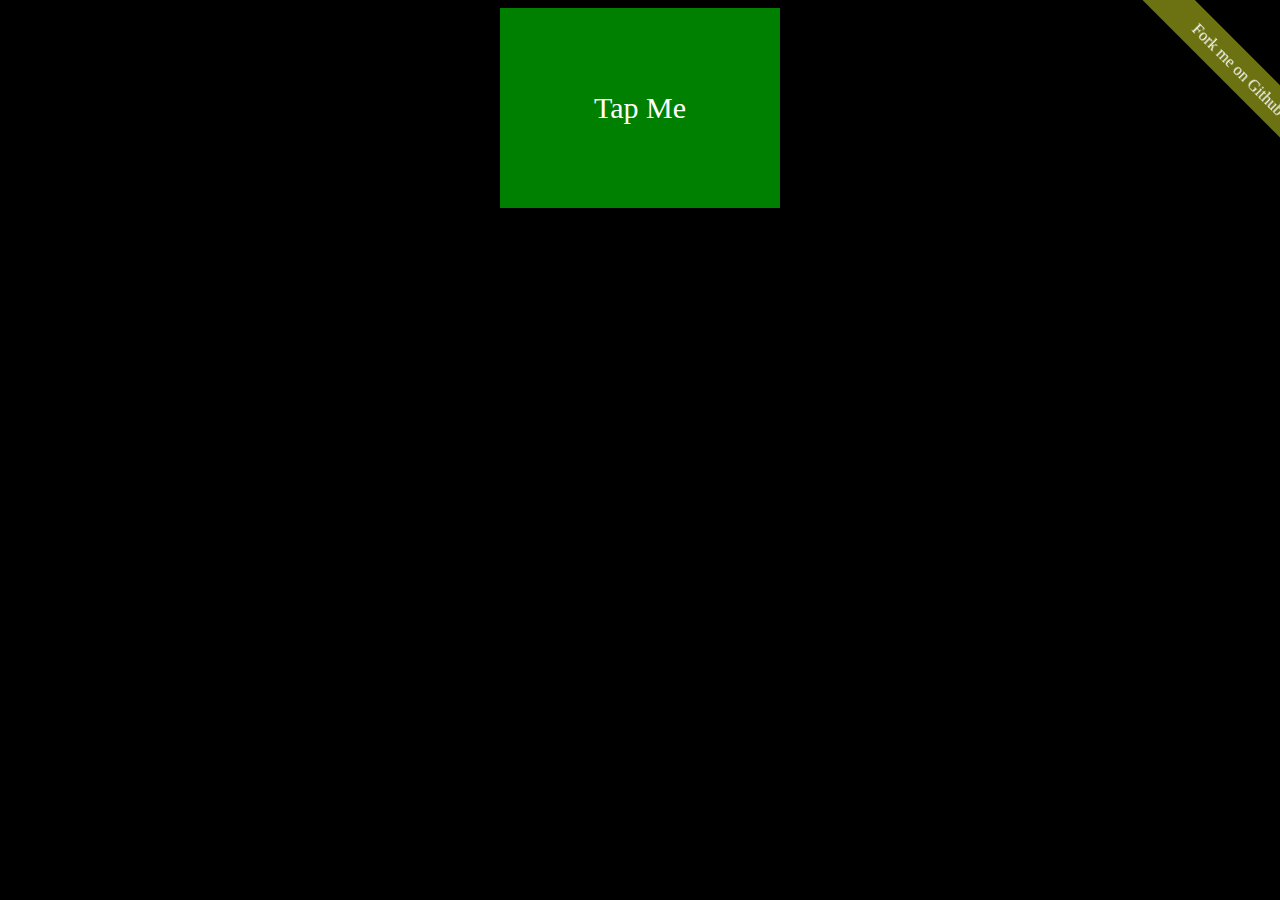
<file: AlloyFinger/example/tap_state/index.html>
﻿<!DOCTYPE html>
<html>
<head>
    <title>Tap State</title>
    <meta name="viewport" content="width=device-width,minimum-scale=1.0,maximum-scale=1.0,user-scalable=no" />
    <style>
        #test {
            -webkit-tap-highlight-color: rgba(0,0,0,0);
            background-color: green;
        }

            #test.active {
                background-color: red;
            }

        .ribbon {
            top: 3.2em;
            right: -4.7em;
            -webkit-transform: rotate(45deg);
            -moz-transform: rotate(45deg);
            -ms-transform: rotate(45deg);
            -o-transform: rotate(45deg);
            transform: rotate(45deg);
            color:#fff;
            display: block;
            padding: .6em 3.5em;
            position: fixed;
            text-align: center;
            text-decoration: none;
            -webkit-user-select: none;
            -moz-user-select: none;
            -ms-user-select: none;
            user-select: none;
            background-color: #6c7211;
            z-index: 10000;
        }

    </style>
</head>
<body style="text-align: center; font-family: Segoe UI Light,Segoe UI,Microsoft Jhenghei,Mirco Yahei,'sans-serif'; background-color: black; color: white;">
        <a href="https://github.com/AlloyTeam/AlloyFinger" class="ribbon">Fork me on Github</a>
    <div id="test" style="width: 280px; height: 200px; margin: 0 auto; line-height: 200px; font-size: 30px;">Tap Me</div>
    <div id="result" style="font-size: 18px;"></div>
    <script src="../../alloy_finger.js"></script>
    <div>
        <script>

            var result = document.querySelector("#result"),
                testDiv = document.querySelector("#test"),
                html = "";

            new AlloyFinger(testDiv, {
                touchStart: function () {
                    html += "";
                    result.innerHTML = html;
                    addClass(testDiv, "active");
                },
                touchMove: function () {
                    removeClass(testDiv, "active");
                },
                touchEnd: function () {
                    removeClass(testDiv, "active");
                },
                touchCancel: function () {
                    removeClass(testDiv, "active");
                },
                tap: function () {
                    html += "tap<br/>";
                    result.innerHTML = html;
                }
            })


            function hasClass(ele, cls) {
                return !!ele.className.match(new RegExp('(\\s|^)' + cls + '(\\s|$)'));
            }

            function addClass(ele, cls) {
                if (!hasClass(ele, cls)) ele.className += " " + cls;
            }

            function removeClass(ele, cls) {
                if (hasClass(ele, cls)) {
                    var reg = new RegExp('(\\s|^)' + cls + '(\\s|$)');
                    ele.className = ele.className.replace(reg, ' ');
                }
            }
        </script>
    </div>
</body>
</html>
</file>
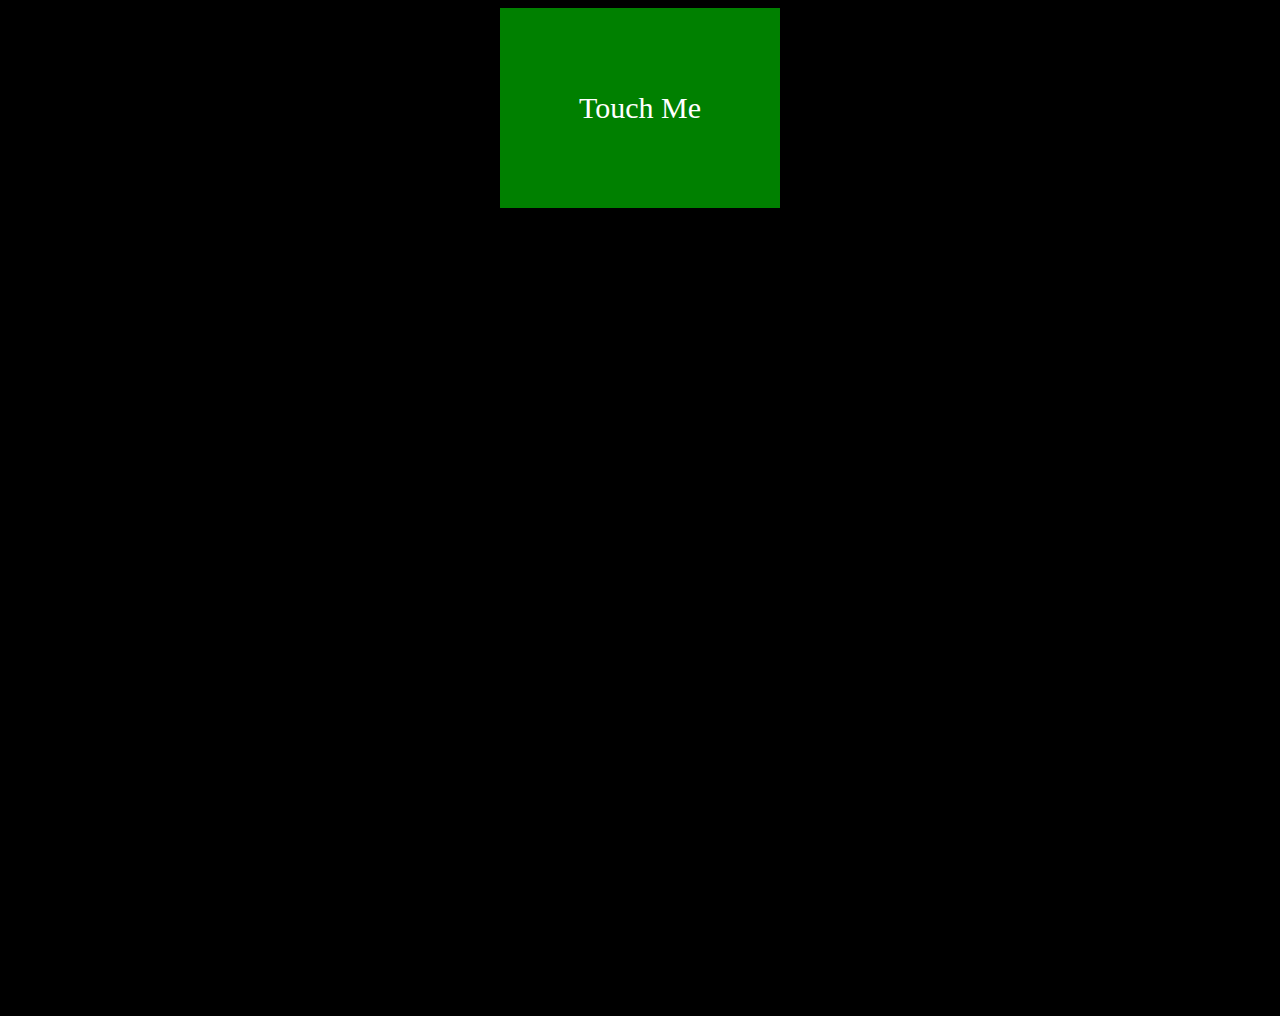
<file: AlloyFinger/example/test/index.html>
﻿<!DOCTYPE html>
<html>
<head>
    <title>Event Test</title>
    <meta name="viewport" content="width=device-width,minimum-scale=1.0,maximum-scale=1.0,user-scalable=no" />
    <style>
        #test {
            -webkit-tap-highlight-color: rgba(0,0,0,0);
            background-color: green;
        }

         
    </style>
</head>
<body style="text-align: center; font-family: Segoe UI Light,Segoe UI,Microsoft Jhenghei,Mirco Yahei,'sans-serif'; background-color: black; color: white;height: 1000px;">
    <div id="test" style="width: 280px; height: 200px; margin: 0 auto; line-height: 200px; font-size: 30px;">Touch Me</div>
    <div id="result" style="font-size: 18px;"></div>
    <script src="../../alloy_finger.js"></script>
    <div>
        <script>

            var result = document.querySelector("#result"),
                testDiv = document.querySelector("#test"),
                html = "";

            new AlloyFinger(testDiv, {
                touchStart: function () {
                    html = "";
                    html += "start<br/>";
                    result.innerHTML = html;
                 
                },
                touchEnd: function () {
                    html += "end<br/>";
                    result.innerHTML = html;
                 
                },
                tap: function () {
                    html += "tap<br/>";
                    result.innerHTML = html;
                },
                rotate: function (evt) {
                    html += "rotate [" + evt.angle + "]<br/>";
                    result.innerHTML = html;
                },
                pinch: function (evt) {
                    html += "pinch [" + evt.scale + "]<br/>";
                    result.innerHTML = html;
                },
                pressMove: function (evt) {
                    html += "pressMove [" + evt.deltaX.toFixed(4) + "|" + evt.deltaY.toFixed(4) + "]<br/>";
                    result.innerHTML = html;
                },
                swipe: function (evt) {
                    html += "swipe [" + evt.direction+"]<br/>";
                    result.innerHTML = html;
                },
                twoFingerPressMove: function (evt) {
                    html += "twoFingerPressMove [" + evt.deltaX.toFixed(4) + "|" + evt.deltaY.toFixed(4) + "]<br/>";
                    result.innerHTML = html;
                    evt.preventDefault();
                }
            })


        </script>
    </div>
</body>
</html>
</file>
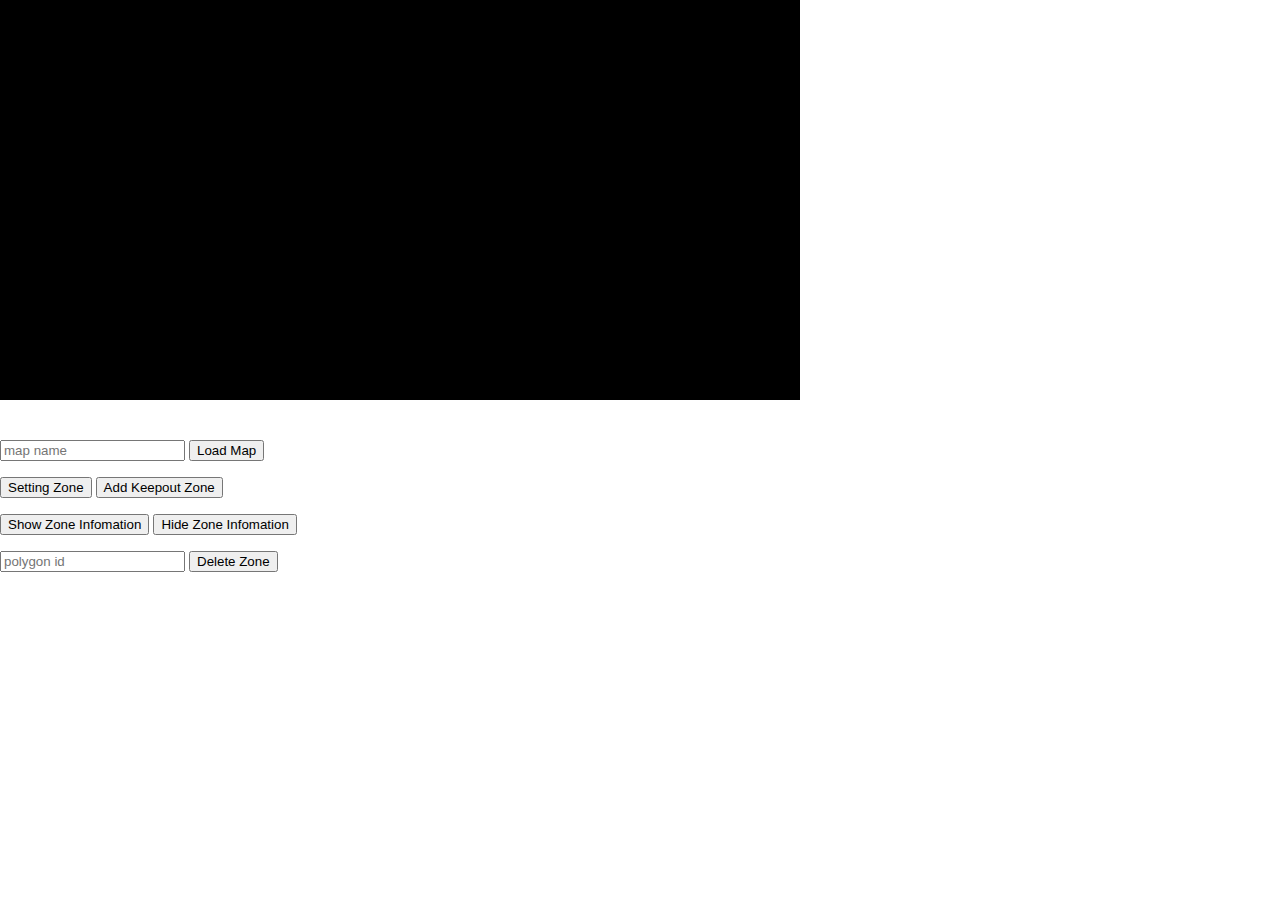
<file: index_v0.html>
<!DOCTYPE html>
<html lang="en">

<head>
    <link rel="stylesheet" href="./styles.scss">
    <meta charset="UTF-8">
    <meta http-equiv="X-UA-Compatible" content="IE=edge">
    <meta name="viewport" content="width=device-width, initial-scale=1.0">
    <title>Document</title>
    <script src="./script.js" defer></script>
    <style>
        .dot {
            background-color: red;
            width: 4rem;
            height: 4rem;
            border-radius: 50%;
            position: absolute;
            transform: translate(-50%, -50%);
        }

        #tophalf {
            background-color: black;
            height: 400px;
        }

        body {
            margin: 0;
        }
    </style>
</head>

<body>
    <canvas id="tophalf"></canvas>


    <br>
    <br>
    <br>


    <div id="nocontextmenu" oncontextmenu="return false;">
        <input type="text" placeholder="map name" @bind-value="mapName">
        <button id="CreateCanvasButton" > Load Map</button>
    
        <p></p>
        <button class="btn btn-primary" id="SettingZoneButton" > Setting Zone </button>
        <button class="btn btn-primary" id="AddKeepoutZoneButton" >Add Keepout Zone</button>
    
        <p></p>
        <button class="btn btn-primary" id="ShowZoneInfoBtn" >Show Zone Infomation</button>
        <button class="btn btn-primary" id="HideZoneInfoBtn" > Hide Zone Infomation</button>
    
        <p></p>
        <input type="text" placeholder="polygon id" @bind-value="polygonId">
        <button class="btn btn-primary" id="DeleteZoneButton" >Delete Zone</button>
    </div>
    
    
    
    <p></p>
    <div id="maindiv">
        <div class="singlecanvasdiv">
            <canvas class="backgroundcanvas" id="backgroundcanvas"></canvas>
            <canvas class="drawcanvas" id="zoneCanvas"></canvas>
        </div>
    </div>
</body>

</html>
</file>
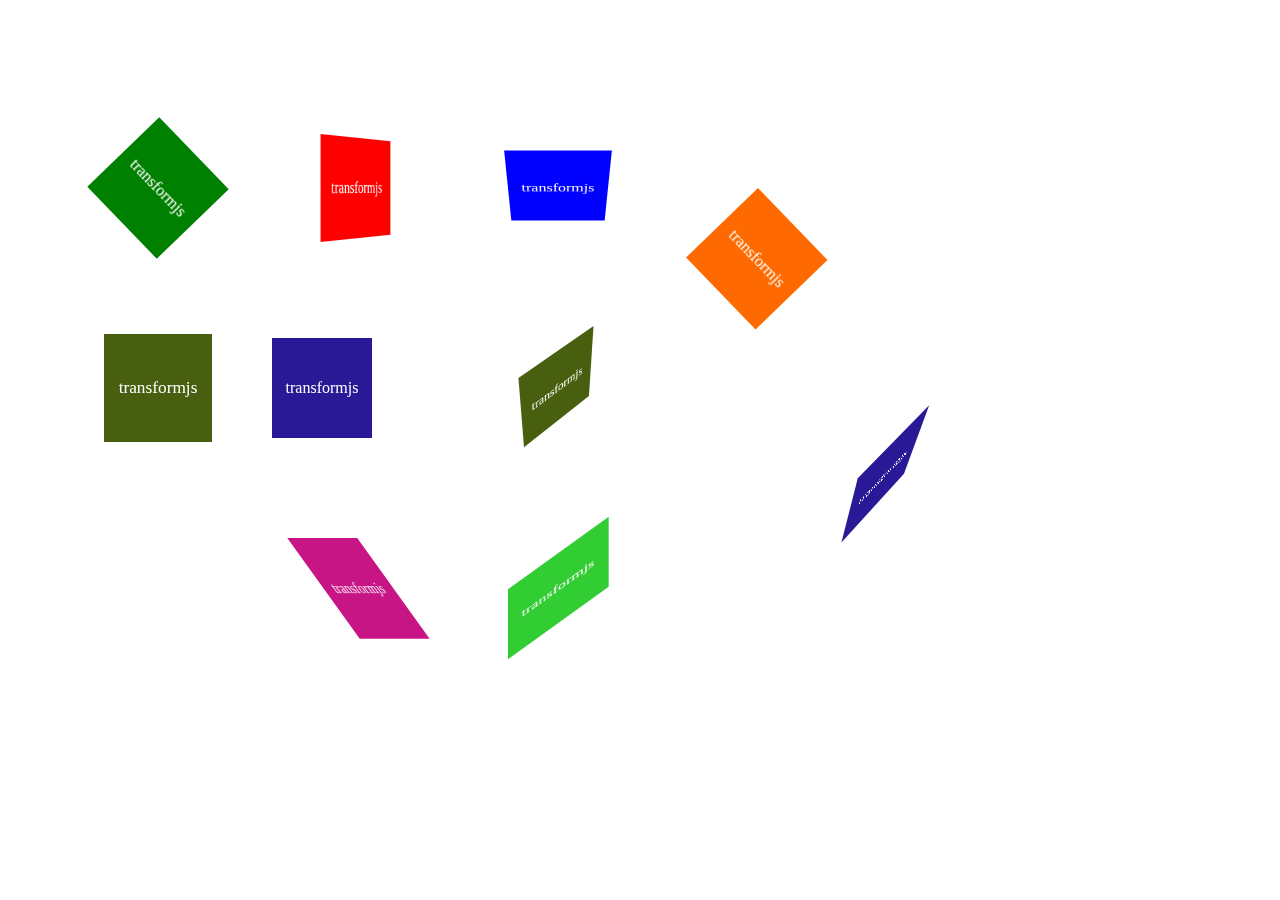
<file: AlloyFinger/asset/a.html>
<!DOCTYPE html>
<html xmlns="http://www.w3.org/1999/xhtml">
<head>
    <title></title>
    <style>
        #ctt .test {
            width: 100px; height: 100px;  color: white; line-height: 100px; text-align: center; display: inline-block; margin-top: 30px; position: absolute; left: 0; top: 0;
        }
    </style>
</head>
<body>
<div style="text-align: center;position:relative;left:100px;top:100px;"  id="ctt">

    <div id="test1" class="test" style="background-color: green; ">
        transformjs
    </div>

    <div id="test2" class="test" style="background-color: red;left:200px; ">
        transformjs
    </div>

    <div id="test3" class="test" style="background-color: blue;left:400px ">
        transformjs
    </div>

    <div id="test4" class="test" style="background-color: #ff6a00;left:600px ">
        transformjs
    </div>

    <div id="test5" class="test" style="background-color:#485f0f;left:400px;top:200px; ">
        transformjs
    </div>

    <div id="test6" class="test" style="background-color:#485f0f;left:0;top:200px; ">
        transformjs
    </div>

    <div id="test7" class="test" style="background-color:#291996;left:200px;top:200px; ">
        transformjs
    </div>

    <div id="test8" class="test" style="background-color:#291996;left:600px;top:200px; ">
        transformjs
    </div>

    <div id="test9" class="test" style="background-color:#c71585;left:200px;top:400px; ">
        transformjs
    </div>
    <div id="test10" class="test" style="background-color:#32cd32;left:400px;top:400px; ">
        transformjs
    </div>
</div>
<script src="transform.js"></script>
<script>
    //----------------how to use---------------------------------
    var element1 = document.querySelector("#test1");
    var element2 = document.querySelector("#test2");
    var element3 = document.querySelector("#test3");
    var element4 = document.querySelector("#test4");
    var element5 = document.querySelector("#test5");
    var element6= document.querySelector("#test6");
    var element7 = document.querySelector("#test7");
    var element8 = document.querySelector("#test8");
    var element9 = document.querySelector("#test9");
    var element10 = document.querySelector("#test10");
    Transform(element1);
    Transform(element2);
    Transform(element3);
    Transform(element4);
    Transform(element5);
    Transform(element6);
    Transform(element7);
    Transform(element8);
    Transform(element9);
    Transform(element10);

    element8.originZ = -150;
    element4.originX = -50;
    element4.originY = -50;

    var step = 0.02, xStep = 3;
    setInterval(function () {
        element1.rotateZ++;
        element2.rotateY++;
        element3.rotateX++;
        element4.rotateZ++;
        element5.rotateY++;
        element5.rotateX++;

        element7.translateX < -50 && (xStep *= -1);
        element7.translateX > 50 && (xStep *= -1);
        element7.translateX += xStep;
        element6.scaleX < 0.5 && (step *= -1);
        element6.scaleX > 1.5 && (step *= -1);
        element6.scaleX += step;
        element6.scaleY += step;
        element8.rotateY++;
        element8.rotateX++;

        element9.skewX++;
        element10.skewY++;
    }, 15);
    //------------------------------------------------------------
</script>
</body>
</html>
</file>
